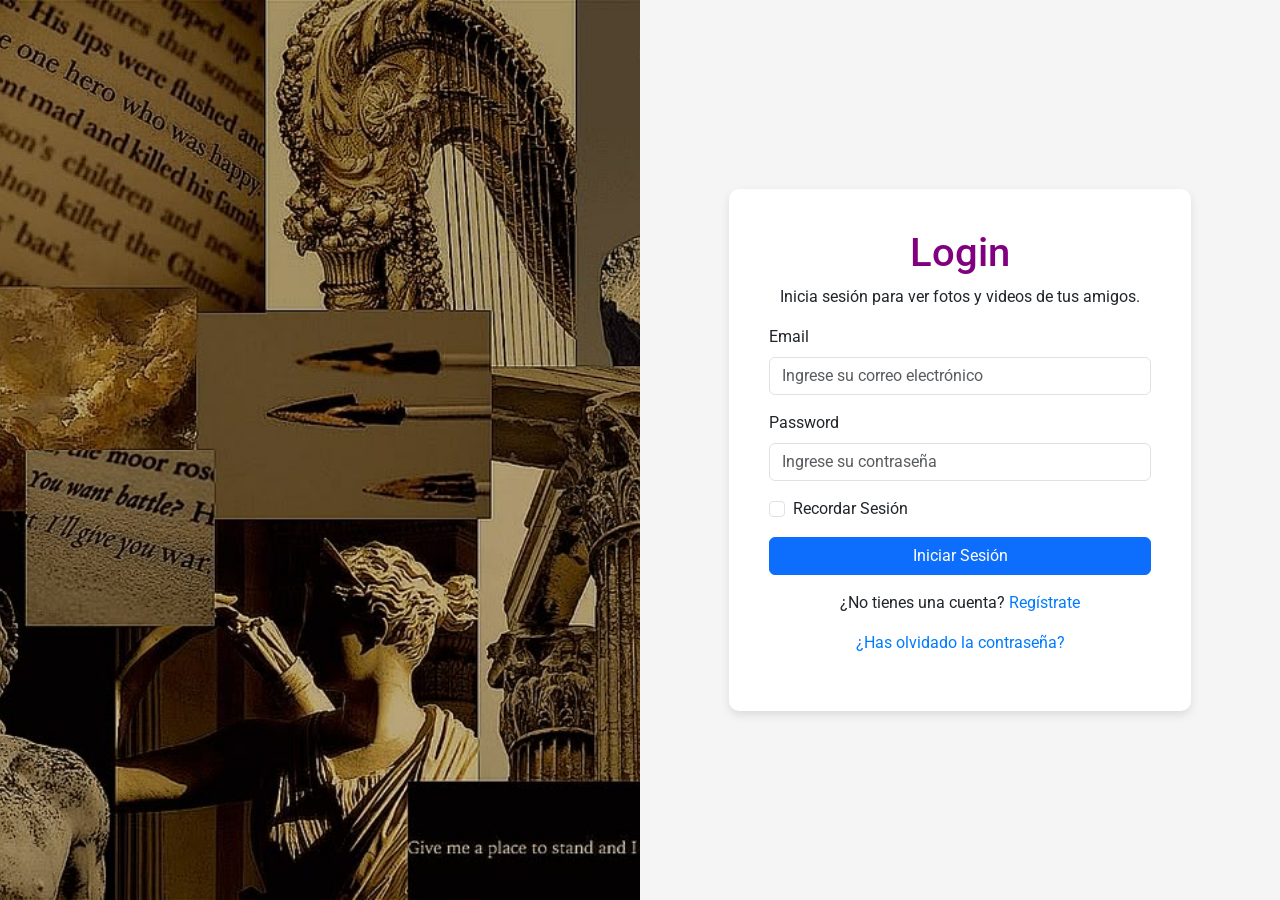
<file: index.html>
<!DOCTYPE html>
<html lang="en">
<head>
    <meta charset="UTF-8">
    <meta name="viewport" content="width=device-width, initial-scale=1.0">
    <title>Document</title>
</head>
<body>
    <script type="text/javascript">
        window.location.href = "login.html";
      </script>
      
</body>
</html>
</file>
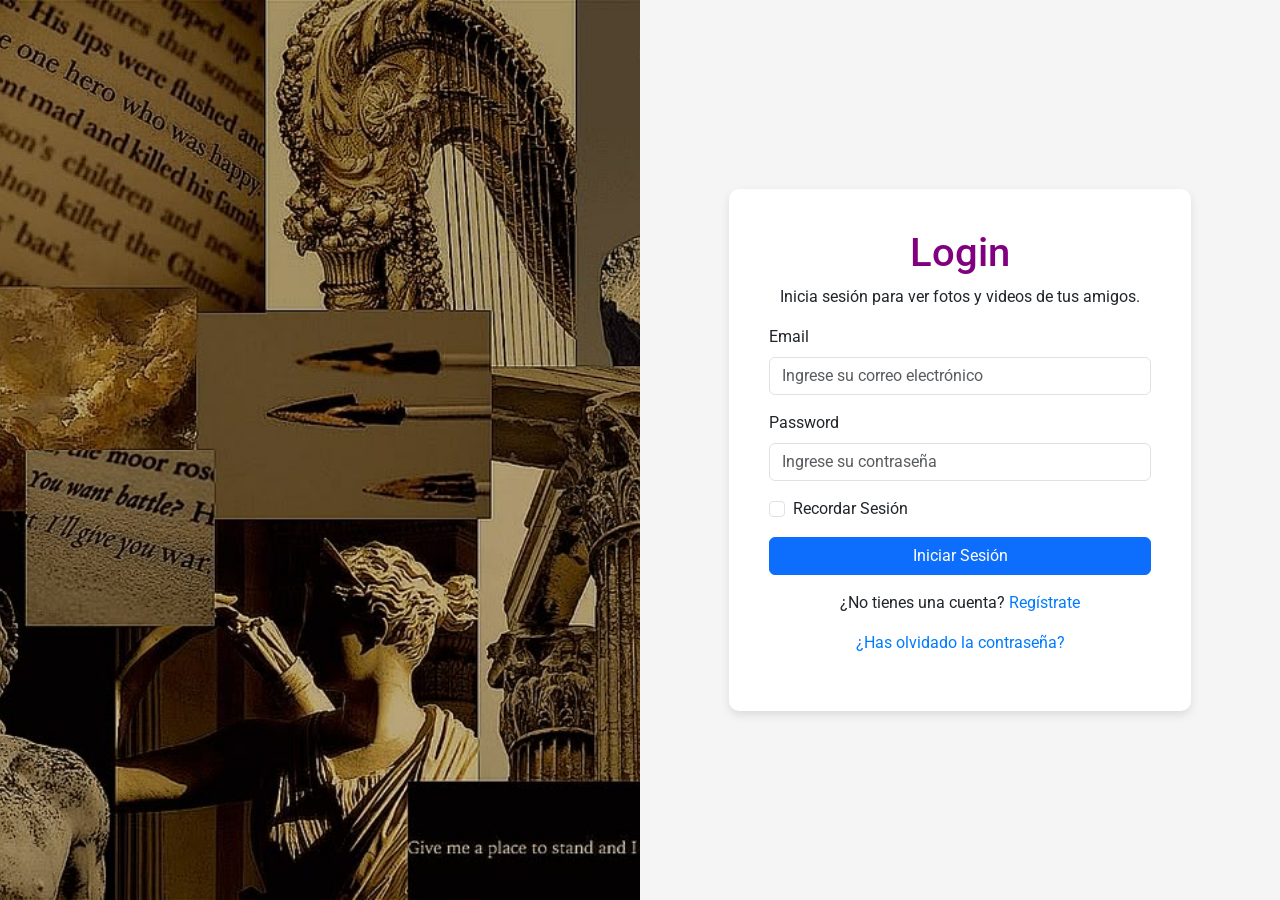
<file: login.html>
<!DOCTYPE html>
<html lang="en">
<head>
    <meta charset="UTF-8">
    <meta name="viewport" content="width=device-width, initial-scale=1.0">
    <title>Lumina - Login</title>
    <link href="https://cdn.jsdelivr.net/npm/bootstrap@5.3.0/dist/css/bootstrap.min.css" rel="stylesheet">
    <link href="https://fonts.googleapis.com/css2?family=Bebas+Neue&family=Roboto:wght@100;400;700&display=swap" rel="stylesheet">
    <script src="https://code.jquery.com/jquery-3.6.0.min.js"></script>
    <style>
        * {
            margin: 0;
            padding: 0;
            box-sizing: border-box;
        }

        body {
            font-family: 'Roboto', sans-serif;
            background-color: #f5f5f5;
            height: 100vh;
            display: flex;
            justify-content: center;
            align-items: center;
        }

        .container-fluid {
            height: 100vh;
        }

        .left-section {
            background-image: url('./img/fondo.jpg'); /* Asegúrate que esta ruta sea correcta */
            background-size: cover;
            background-position: center;
            height: 100%;
        }

        .form-container {
            background-color: #fff;
            padding: 40px;
            box-shadow: 0px 4px 10px rgba(0, 0, 0, 0.1);
            border-radius: 10px;
        }

        .logo {
            font-size: 2.5rem;
            color: purple;
            text-align: center;
        }

        .register2, .password {
            color: #007bff;
            text-decoration: none;
        }

        .register2:hover, .password:hover {
            text-decoration: underline;
        }
    </style>
</head>
<body>
    <div class="container-fluid">
        <div class="row h-100">
            <div class="col-md-6 left-section d-none d-md-block"></div>
            <div class="col-md-6 d-flex align-items-center justify-content-center">
                <div class="form-container w-75">
                    <h1 class="logo">Login</h1>
                    <p class="text-center">Inicia sesión para ver fotos y videos de tus amigos.</p>
                    <form id="loginForm">
                        <div class="mb-3">
                            <label for="email" class="form-label">Email</label>
                            <input type="email" id="loginEmail" class="form-control" placeholder="Ingrese su correo electrónico">
                        </div>

                        <div class="mb-3">
                            <label for="password" class="form-label">Password</label>
                            <input type="password" id="loginPassword" class="form-control" placeholder="Ingrese su contraseña">
                        </div>

                        <div class="mb-3 form-check">
                            <input type="checkbox" class="form-check-input" id="remember">
                            <label class="form-check-label" for="remember">Recordar Sesión</label>
                        </div>
                        <button type="submit" class="btn btn-primary w-100">Iniciar Sesión</button>
                        <p class="text-center mt-3">¿No tienes una cuenta? <a href="signup.html" class="register2">Regístrate</a></p>
                        <p class="text-center"><a href="password.html" class="password">¿Has olvidado la contraseña?</a></p>      
                    </form>
                </div>
            </div>
        </div>
    </div>

    <script>
        $(document).ready(function () {
            $("#loginForm").submit(function (e) {
                e.preventDefault();

                let email = $("#loginEmail").val();
                let password = $("#loginPassword").val();

                if (email === localStorage.getItem("userEmail") && password === localStorage.getItem("userPassword")) {
                    alert("Inicio de sesión exitoso.");
                    window.location.href = "timeline.html";
                } else {
                    alert("Correo o contraseña incorrectos.");
                }
            });
        });
    </script>
</body>
</html>
</file>
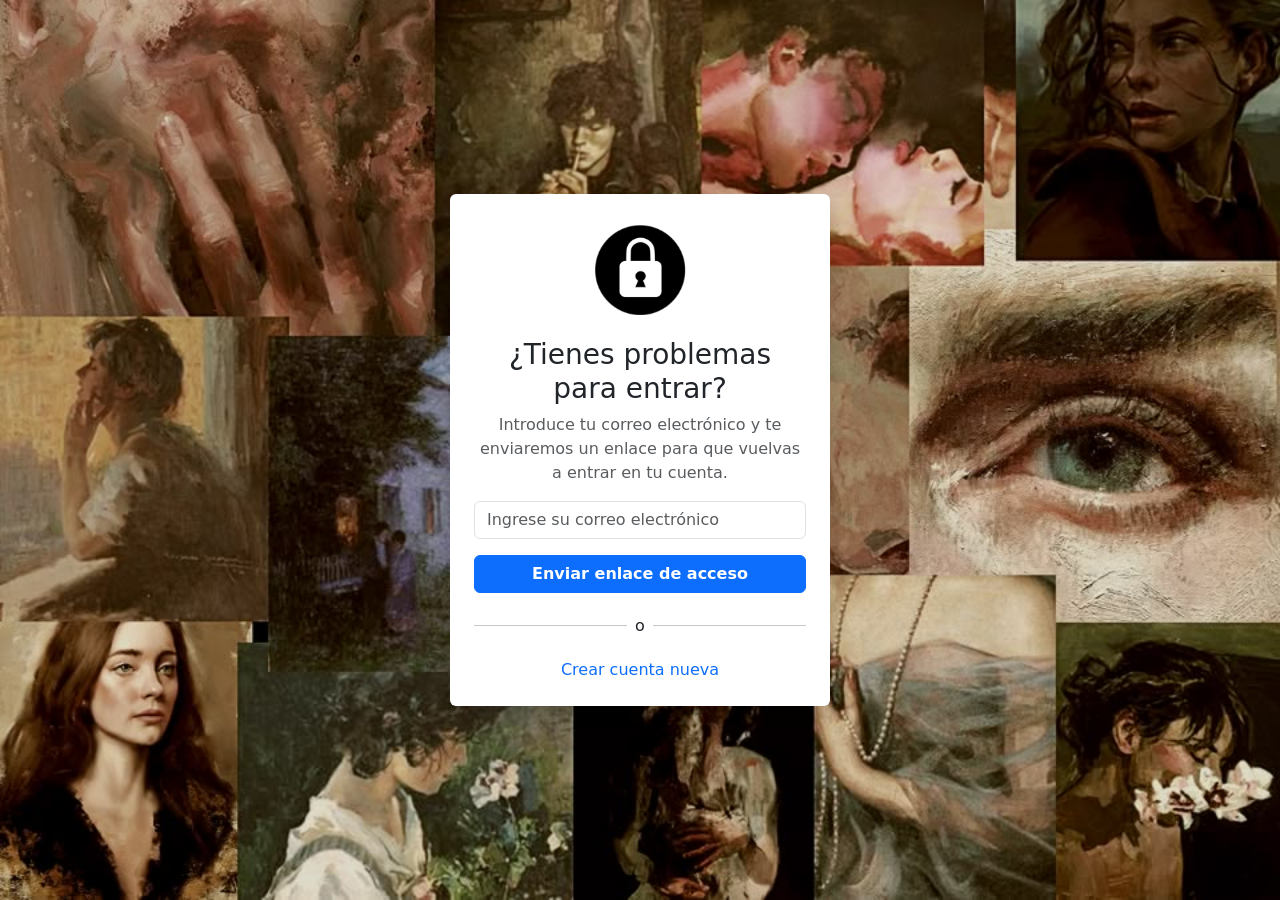
<file: password.html>
<!DOCTYPE html>
<html lang="en">
<head>
    <meta charset="UTF-8">
    <meta name="viewport" content="width=device-width, initial-scale=1.0">
    <title>Lumina - Change password</title>
    <link href="https://cdn.jsdelivr.net/npm/bootstrap@5.3.0/dist/css/bootstrap.min.css" rel="stylesheet">
</head>
<body class="d-flex align-items-center justify-content-center min-vh-100" style="background-image: url('./img/fondo2.jpg'); background-size: cover;"> <!-- Ruta ajustada -->
    
    <div class="container">
        <div class="row justify-content-center">
            <div class="col-md-6 col-lg-4 bg-white p-4 shadow rounded">
                <div class="text-center">
                    <img class="img-fluid mb-3" src="img/chain.png" alt="" style="width: 150px;">
                    <h1 class="h3">¿Tienes problemas para entrar?</h1>
                    <p class="text-muted">Introduce tu correo electrónico y te enviaremos un enlace para que vuelvas a entrar en tu cuenta.</p>
                </div>
                
                <form>
                    <div class="mb-3">
                        <input type="email" id="email" class="form-control" placeholder="Ingrese su correo electrónico" required>
                    </div>  

                    <div class="d-grid">
                        <a href="login.html" class="btn btn-primary fw-bold">Enviar enlace de acceso</a>
                    </div>
                </form>
                
                <div class="d-flex align-items-center my-3">
                    <hr class="flex-grow-1">
                    <span class="mx-2">o</span>
                    <hr class="flex-grow-1">
                </div>
                
                <div class="text-center">
                    <a href="signup.html" class="text-decoration-none">Crear cuenta nueva</a>
                </div>
            </div>
        </div>
    </div>

    <script src="https://cdn.jsdelivr.net/npm/bootstrap@5.3.0/dist/js/bootstrap.bundle.min.js"></script>
</body>
</html>
</file>
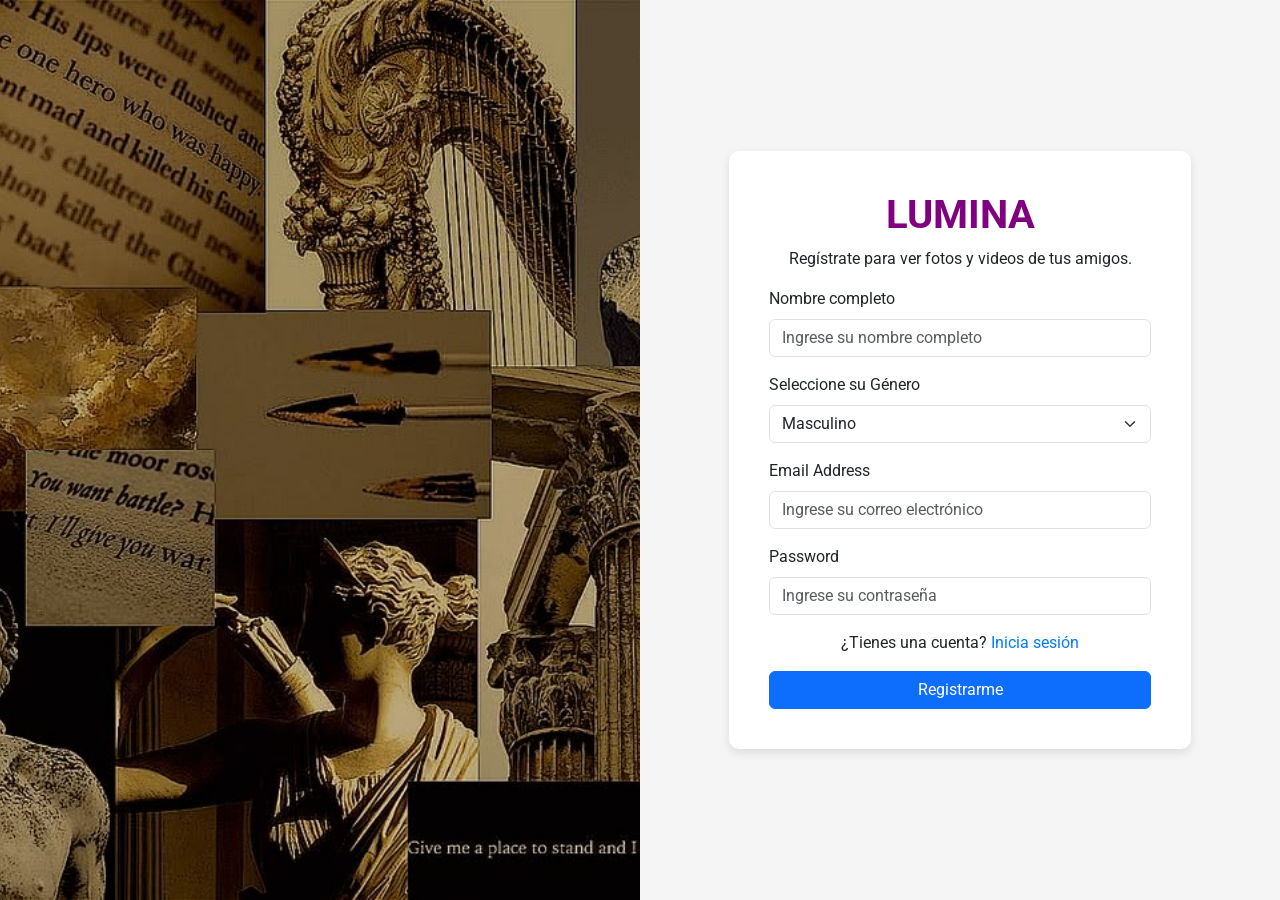
<file: signup.html>
<!DOCTYPE html>
<html lang="en">
<head>
    <meta charset="UTF-8">
    <meta name="viewport" content="width=device-width, initial-scale=1.0">
    <title>Signup</title>
    <link href="https://cdn.jsdelivr.net/npm/bootstrap@5.3.0/dist/css/bootstrap.min.css" rel="stylesheet">
    <link href="https://fonts.googleapis.com/css2?family=Bebas+Neue&family=Roboto:wght@100;400;700&display=swap" rel="stylesheet">
    <script src="https://code.jquery.com/jquery-3.6.0.min.js"></script>
    <style>
        * {
            margin: 0;
            padding: 0;
            box-sizing: border-box;
        }

        body {
            font-family: 'Roboto', sans-serif;
            background-color: #f5f5f5;
            height: 100vh;
            display: flex;
            justify-content: center;
            align-items: center;
        }

        .container-fluid {
            height: 100vh;
        }

        .left-section {
            background-image: url('./img/fondo.jpg'); /* Ruta ajustada */
            background-size: cover;
            background-position: center;
            height: 100%;
        }

        .form-container {
            background-color: #fff;
            padding: 40px;
            box-shadow: 0px 4px 10px rgba(0, 0, 0, 0.1);
            border-radius: 10px;
        }

        .logo {
            font-size: 2.5rem;
            color: purple;
            text-align: center;
            font-weight: bold;
        }

        .register2, .password {
            color: #007bff;
            text-decoration: none;
        }

        .register2:hover, .password:hover {
            text-decoration: underline;
        }
    </style>
</head>
<body>
    <div class="container-fluid">
        <div class="row h-100">
            <div class="col-md-6 left-section d-none d-md-block"></div>
            <div class="col-md-6 d-flex align-items-center justify-content-center">
                <div class="form-container w-75">
                    <h1 class="logo">LUMINA</h1>
                    <p class="text-center">Regístrate para ver fotos y videos de tus amigos.</p>
                    <form id="signupForm">
                        <div class="mb-3">
                            <label for="nombre" class="form-label">Nombre completo</label>
                            <input type="text" id="nombre" class="form-control" placeholder="Ingrese su nombre completo">
                        </div>

                        <div class="mb-3">
                            <label for="gener" class="form-label">Seleccione su Género</label>
                            <select class="form-select" id="gener" onchange="toggleOtherInput()">
                                <option value="masculino">Masculino</option>
                                <option value="femenino">Femenino</option>
                                <option value="aplica">No aplica</option>
                                <option value="no">Prefiero no decirlo</option>
                                <option value="otro">Otro</option>
                            </select>
                            <input type="text" id="other-input" class="form-control mt-2" placeholder="Especifique su género" style="display: none;">
                        </div>

                        <div class="mb-3">
                            <label for="email" class="form-label">Email Address</label>
                            <input type="email" id="email" class="form-control" placeholder="Ingrese su correo electrónico">
                        </div>

                        <div class="mb-3">
                            <label for="password" class="form-label">Password</label>
                            <input type="password" id="password" class="form-control" placeholder="Ingrese su contraseña">
                        </div>

                        <div class="text-center">
                            <p>¿Tienes una cuenta? <a href="login.html" class="register2">Inicia sesión</a></p>
                        </div>

                        <button type="submit" class="btn btn-primary w-100">Registrarme</button>
                    </form>
                </div>
            </div>
        </div>
    </div>

    <script>
        function toggleOtherInput() {
            const select = document.getElementById('gener');
            const otherInput = document.getElementById('other-input');
            otherInput.style.display = (select.value === 'otro') ? 'block' : 'none';
        }

        $(document).ready(function () {
            $("#signupForm").submit(function (e) {
                e.preventDefault();

                let email = $("#email").val();
                let password = $("#password").val();

                localStorage.setItem("userEmail", email);
                localStorage.setItem("userPassword", password);

                alert("Registro exitoso. Ahora inicia sesión.");
                window.location.href = "login.html";
            });
        });
    </script>

    <script src="https://cdn.jsdelivr.net/npm/bootstrap@5.3.0/dist/js/bootstrap.bundle.min.js"></script>
</body>
</html>
</file>
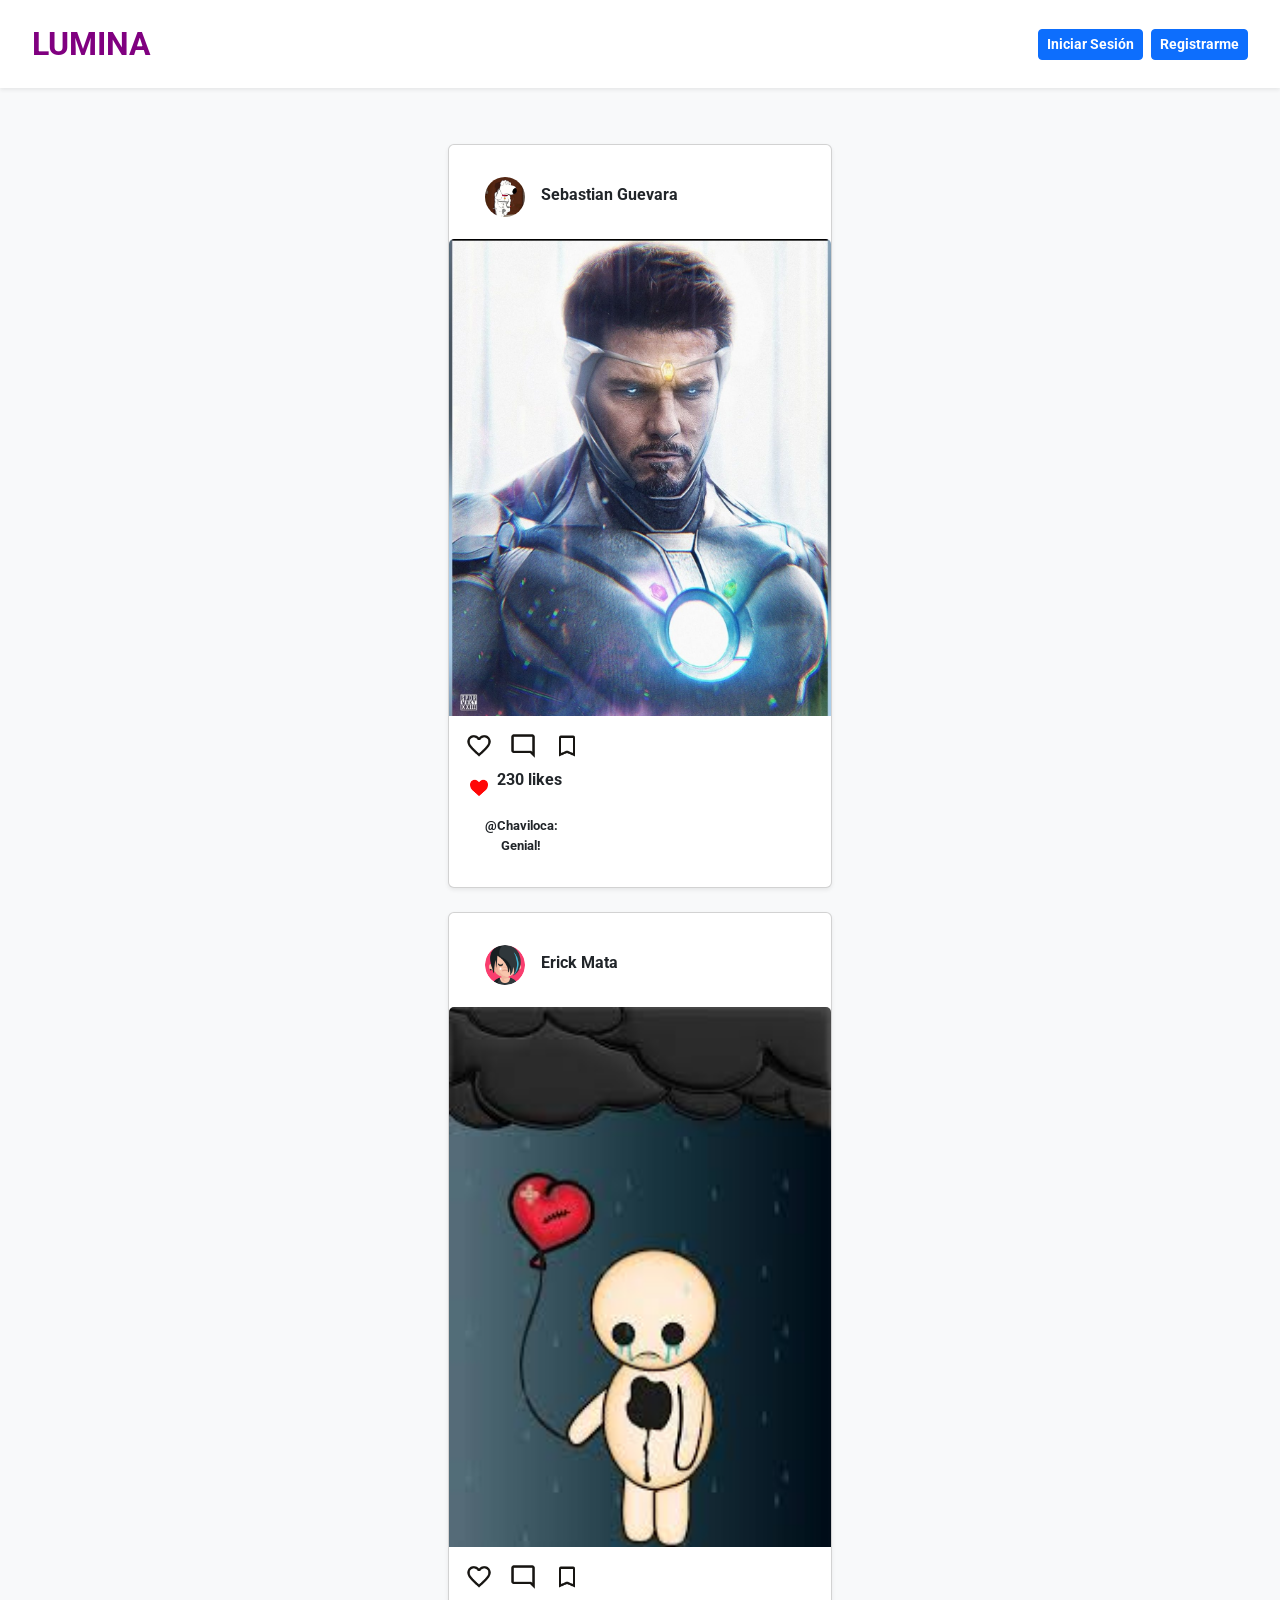
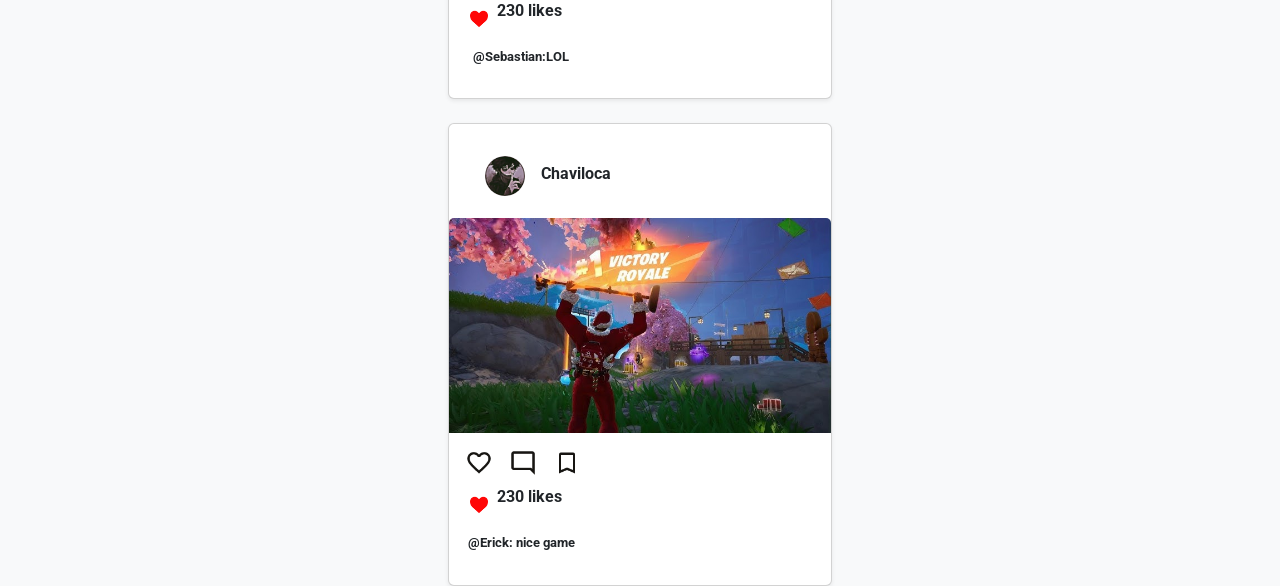
<file: timeline-public.html>
<!DOCTYPE html>
<html lang="en">
<head>
    <meta charset="UTF-8">
    <meta name="viewport" content="width=device-width, initial-scale=1.0">
    <title>Lumina</title>
    <link href="https://cdn.jsdelivr.net/npm/bootstrap@5.3.0-alpha1/dist/css/bootstrap.min.css" rel="stylesheet">
    <link rel="stylesheet" href="Css/timeline.css">
</head>
<body class="d-flex flex-column min-vh-100 bg-light">

    <nav class="navbar navbar-expand-lg navbar-light bg-white shadow-sm fixed-top">
        <div class="container-fluid">
            <a class="navbar-brand fs-2" href="timeline-public.html" style="color: purple; font-weight: bold;">LUMINA</a>
            <div class="d-flex">
                <div class="buttons-public d-flex">
                    <button class="btn btn-primary btn-sm me-2"><a href="login.html" class="text-decoration-none text-white fw-bold">Iniciar Sesión</a></button>
                    <button class="btn btn-primary btn-sm"><a href="signup.html" class="text-decoration-none text-white fw-bold">Registrarme</a></button>
                </div>
            </div>
        </div>
    </nav>

    <div class="cards-container d-flex flex-column align-items-center gap-4 mt-5 pt-5">
        <!-- Post I -->
        <br>
        <div class="card shadow-sm">
            <div class="user d-flex align-items-center gap-2 p-3">
                <img class="icon" src="img/photo.png" alt="">
                <p class="ms-2" style="margin-top: 12px;">Sebastian Guevara</p>
            </div>
            <img src="img/post.png" alt="Avatar" class="card-img-top">
            <div class="container p-3">
                <div class="icons-post d-flex gap-3">
                    <a href="#"><img class="icon-p" src="img/like.png" alt="like"></a>
                    <a href="#"><img class="icon-p" src="img/comment.png" alt="comment"></a>
                    <a href="#"><img class="icon-p" src="img/bookmark.png" alt="bookmark"></a>
                </div>
                <div class="total-likes d-flex align-items-center gap-2 mt-2">
                    <img class="like-total" src="img/heart.png" alt="">
                    <p>230 likes</p>
                </div>
                <div class="commentaries mt-2">
                    <p class="comment">@Chaviloca: Genial!</p>
                </div>
            </div>
        </div>

        <!-- Post II -->
        <div class="card shadow-sm">
            <div class="user d-flex align-items-center gap-2 p-3">
                <img class="icon" src="profile/icon.png" alt="">
                <p class="ms-2" style="margin-top: 12px;">Erick Mata</p>
            </div>
            <img src="img/post3.png" alt="Avatar" class="card-img-top">
            <div class="container p-3">
                <div class="icons-post d-flex gap-3">
                    <a href="#"><img class="icon-p" src="img/like.png" alt="like"></a>
                    <a href="#"><img class="icon-p" src="img/comment.png" alt="comment"></a>
                    <a href="#"><img class="icon-p" src="img/bookmark.png" alt="bookmark"></a>
                </div>
                <div class="total-likes d-flex align-items-center gap-2 mt-2">
                    <img class="like-total" src="img/heart.png" alt="">
                    <p>230 likes</p>
                </div>
                <div class="commentaries mt-2">
                    <p class="comment">@Sebastian:LOL</p>
                </div>
            </div>
        </div>  

        <!-- Post III -->
        <div class="card shadow-sm">
            <div class="user d-flex align-items-center gap-2 p-3">
                <img class="icon" src="profile/icon2.png" alt="">
                <p class="ms-2" style="margin-top: 12px;">Chaviloca</p>
            </div>
            <img src="img/post4.png" alt="Avatar" class="card-img-top">
            <div class="container p-3">
                <div class="icons-post d-flex gap-3">
                    <a href="#"><img class="icon-p" src="img/like.png" alt="like"></a>
                    <a href="#"><img class="icon-p" src="img/comment.png" alt="comment"></a>
                    <a href="#"><img class="icon-p" src="img/bookmark.png" alt="bookmark"></a>
                </div>
                <div class="total-likes d-flex align-items-center gap-2 mt-2">
                    <img class="like-total" src="img/heart.png" alt="">
                    <p>230 likes</p>
                </div>
                <div class="commentaries mt-2">
                    <p class="comment">@Erick: nice game</p>
                </div>
            </div>
        </div> 
    </div>

    <script src="https://cdn.jsdelivr.net/npm/bootstrap@5.3.0-alpha1/dist/js/bootstrap.bundle.min.js"></script>
</body>
</html>
</file>
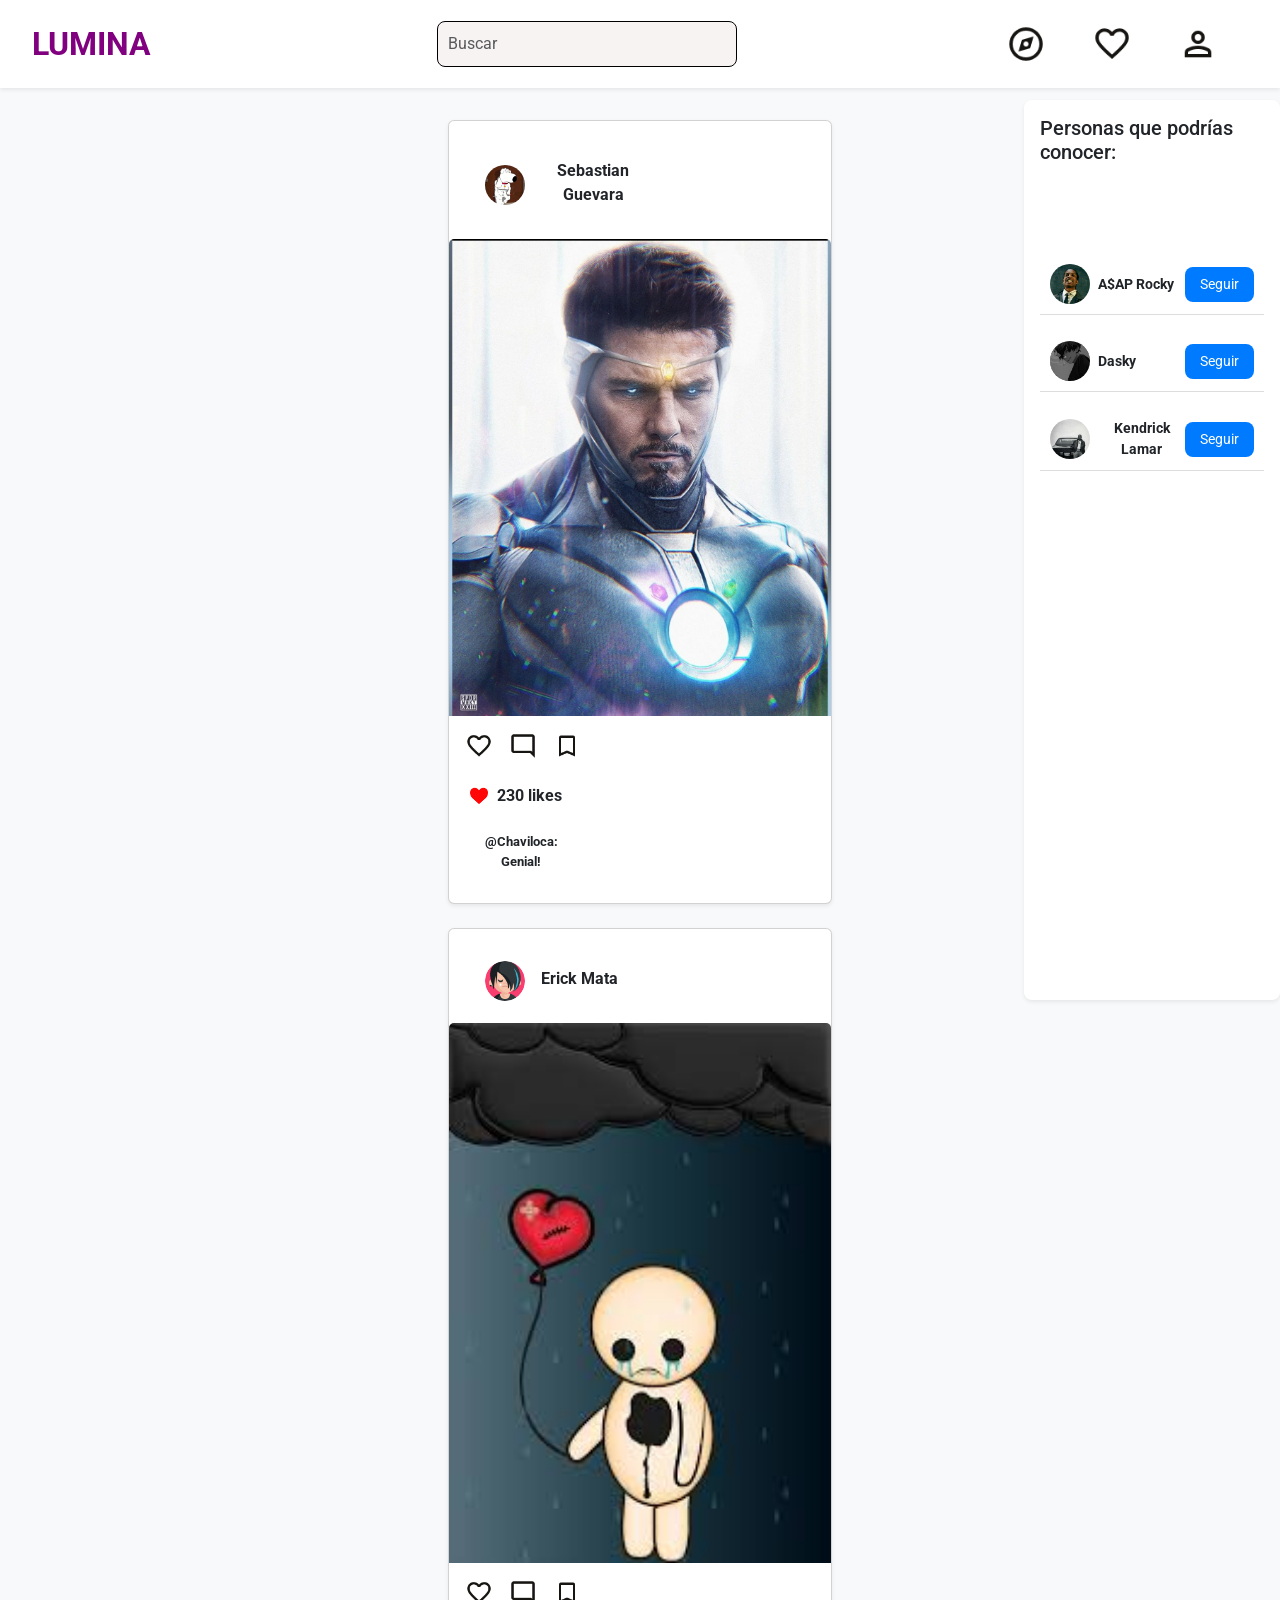
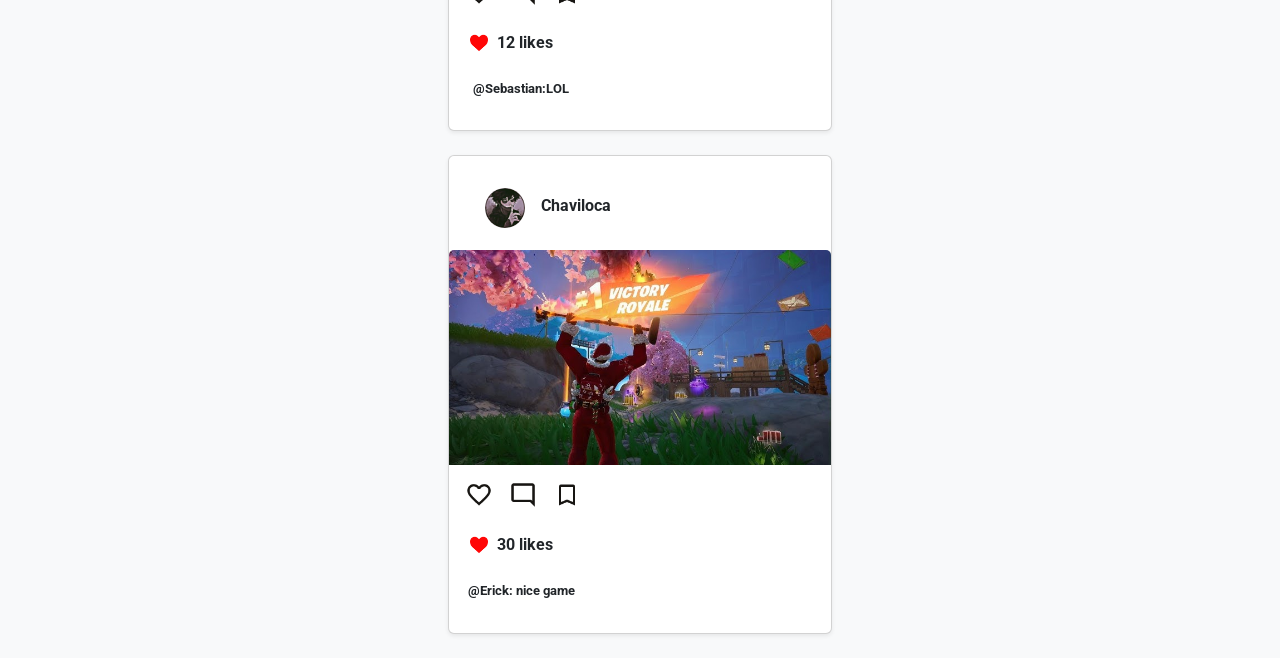
<file: timeline.html>
<!DOCTYPE html>
<html lang="en">
<head>
    <meta charset="UTF-8">
    <meta name="viewport" content="width=device-width, initial-scale=1.0">
    <title>Lumina</title>
    <link href="https://cdn.jsdelivr.net/npm/bootstrap@5.3.0-alpha1/dist/css/bootstrap.min.css" rel="stylesheet">
    <link rel="stylesheet" href="Css/timeline.css">
</head>
<body class="d-flex flex-column min-vh-100 bg-light">

    <br>
    <nav class="navbar navbar-expand-lg navbar-light bg-white shadow-sm fixed-top">
        <div class="container-fluid">
            <a class="navbar-brand fs-2" href="timeline.html" style="color: purple; font-weight: bold;">LUMINA</a>
            <div class="d-flex justify-content-center w-100">
                <input class="search form-control w-30" type="search" name="search" placeholder="Buscar">
            </div>
            <div class="icons d-flex">
                <a href="#" class="me-3"><img class="explore" src="img/explore.png" alt="explore"></a>
                <a href="#" class="me-3"><img class="like" src="img/like.png" alt="like"></a>
                <a href="profile.html"><img class="profile" src="img/profile.png" alt="profile"></a>
            </div>
        </div>
    </nav>

    <div class="recommendations position-fixed top-0 end-0 z-index-1 bg-white shadow-sm rounded-3 p-3" style="width: 20%; height: 100vh; margin-top: 100px;">
        <h3 class="fs-5 mb-3">Personas que podrías conocer:</h3>
        <div class="recomendation-content">
            <div class="user-wrapper d-flex justify-content-between mb-3">
                <div class="users d-flex align-items-center gap-2">
                    <img class="icon" src="profile/icon5.png" alt="">
                    <p>A$AP Rocky</p>
                </div>
                <button class="follow-btn btn btn-primary btn-sm">Seguir</button>
            </div>
            <div class="user-wrapper d-flex justify-content-between mb-3">
                <div class="users d-flex align-items-center gap-2">
                    <img class="icon" src="profile/icon3.png" alt="">
                    <p>Dasky</p>
                </div>
                <button class="follow-btn btn btn-primary btn-sm">Seguir</button>
            </div>
            <div class="user-wrapper d-flex justify-content-between mb-3">
                <div class="users d-flex align-items-center gap-2">
                    <img class="icon" src="profile/icon4.png" alt="">
                    <p>Kendrick Lamar</p>
                </div>
                <button class="follow-btn btn btn-primary btn-sm">Seguir</button>
            </div>
        </div>
    </div>

    <div class="cards-container d-flex flex-column align-items-center gap-4 mt-5 pt-5">
        <!-- Post I -->
        <div class="card shadow-sm">
            <div class="user d-flex align-items-center gap-2 p-3">
                <a href="profile.html"><img class="icon" src="img/photo.png" alt=""></a>
                <p class="ms-2" style="margin-top: 12px; margin-right: 170px;">Sebastian Guevara</p>
            </div>
            <img src="img/post.png" alt="Avatar" class="card-img-top">
            <div class="container p-3">
                <div class="icons-post d-flex gap-3">
                    <a href="#"><img class="icon-p" src="img/like.png" alt="like"></a>
                    <a href="#"><img class="icon-p" src="img/comment.png" alt="comment"></a>
                    <a href="#"><img class="icon-p" src="img/bookmark.png" alt="bookmark"></a>
                </div>
                <div class="total-likes d-flex align-items-center gap-2 mt-2">
                    <img class="like-total" src="img/heart.png" alt="">
                    <p style="margin-top: 16px;">230 likes</p>
                </div>
                <div class="commentaries mt-2">
                    <p class="comment">@Chaviloca: Genial!</p>
                </div>
            </div>
        </div>  

        <!-- Post II -->
        <div class="card shadow-sm">
            <div class="user d-flex align-items-center gap-2 p-3">
                <img class="icon" src="profile/icon.png" alt="">
                <p class="ms-2" style="margin-top: 12px; margin-right: 170px;">Erick Mata</p>
            </div>
            <img src="img/post3.png" alt="Avatar" class="card-img-top">
            <div class="container p-3">
                <div class="icons-post d-flex gap-3">
                    <a href="#"><img class="icon-p" src="img/like.png" alt="like"></a>
                    <a href="#"><img class="icon-p" src="img/comment.png" alt="comment"></a>
                    <a href="#"><img class="icon-p" src="img/bookmark.png" alt="bookmark"></a>
                </div>
                <div class="total-likes d-flex align-items-center gap-2 mt-2">
                    <img class="like-total" src="img/heart.png" alt="">
                    <p style="margin-top: 16px;">12 likes</p>
                </div>
                <div class="commentaries mt-2">
                    <p class="comment">@Sebastian:LOL</p>
                </div>
            </div>
        </div>  

        <!-- Post III -->        
        <div class="card shadow-sm">
            <div class="user d-flex align-items-center gap-2 p-3">
                <img class="icon" src="profile/icon2.png" alt="">
                <p class="ms-2" style="margin-top: 12px; margin-right: 170px;">Chaviloca</p>
            </div>
            <img src="img/post4.png" alt="Avatar" class="card-img-top">
            <div class="container p-3">
                <div class="icons-post d-flex gap-3">
                    <a href="#"><img class="icon-p" src="img/like.png" alt="like"></a>
                    <a href="#"><img class="icon-p" src="img/comment.png" alt="comment"></a>
                    <a href="#"><img class="icon-p" src="img/bookmark.png" alt="bookmark"></a>
                </div>
                <div class="total-likes d-flex align-items-center gap-2 mt-2">
                    <img class="like-total" src="img/heart.png" alt="">
                    <p style="margin-top: 16px;">30 likes</p>
                </div>
                <div class="commentaries mt-2">
                    <p class="comment">@Erick: nice game</p>
                </div>
            </div>
        </div> 
    </div>
    <br>

    <script src="https://cdn.jsdelivr.net/npm/bootstrap@5.3.0-alpha1/dist/js/bootstrap.bundle.min.js"></script>
</body>
</html>
</file>
<file: Css/timeline.css>
@import url('https://fonts.googleapis.com/css2?family=Bebas+Neue&family=Roboto:ital,wght@0,100..900;1,100..900&display=swap');

*{
    margin: 0;
    padding: 0;
    box-sizing: border-box;
}

body{
    font-family: 'Roboto', sans-serif;
    display: flex;
    flex-direction: column; 
    min-height: 100vh;
    background-color: #f5f5f5;
}

.left-section{
    width: 120%;
    background-image: url("/img/fondo.jpg");
}

.form-container{
    width: 50%;
    background-color: #fff;
    display: flex;
    flex-direction: column;
    justify-content: center;
    padding: 40px;
    box-shadow: -4px 0 8px rgba(0, 0, 0, 0.1);
}

.logo{
    font-size: 2.5rem;
    color: purple;
    margin-bottom: 1.5rem;
    text-align: center;
}

h1{
    font-size: 2.5rem;
    color: black;
    margin-bottom: 1.5rem;
    text-align: center;
}

p{
    font-weight: bold;
    text-align: center;
    margin-bottom: 1rem;
}


/* profile */

.navbar {
    display: flex;
    justify-content: space-between;
    align-items: center;
    padding: 15px 20px;
    width: 100%;
    background-color: white;
    box-shadow: 0 2px 4px rgba(0, 0, 0, 0.1);
    position: fixed;
    top: 0;
}

.logo-2{
    font-size: 2rem;
    color: purple;
    margin-bottom: 1.5rem;
    text-align: center;
}

.search{
    display: flex;
    align-items: center;
    width: 300px;
    padding: 10px;
    font-size: 16px;
    border: 1px solid black;
    background-color: rgb(247, 243, 243);
    border-radius: 8px;
    transition: border-color 0.3s ease;
}

.like, .profile, .explore{
    width: 40px;
    filter: invert(100%);
    margin-right: 30px;
    cursor: pointer;
}

.content {
    display: flex;
    align-items: center;  
    justify-content: center;
    gap: 30px;  
    margin-top: 90px;  /* Espacio entre la navbar y el contenido */
    padding: 20px;
}

.img-profile{
    width: 200px;
    height: 200px;
    border-radius: 50%;
    object-fit: cover;
}

.information {
    display: flex;
    flex-direction: column;
    justify-content: center;
}

.information h2 {
    font-size: 1.8rem;
    color: black;
    margin: 0;
}

.button-group {
    margin-top: 10px;
    display: flex;
    gap: 10px;
}

.button-profile {
    font-weight: bold;
    background-color: rgb(218, 215, 215);
    padding: 10px 15px;
    border: none;
    border-radius: 8px;
    cursor: pointer;
    text-align: center;
    transition: background-color 0.3s ease;
}

.button-profile:hover {
    background-color: #ccc;
}

.data-follow{
    display: flex;
    margin-top: 20px;
    gap: 20px;
}

.description{
    margin-top: 10px;
}

.cards-container{
    display: flex;
    align-items: center;
    flex-direction: column; 
    justify-content: center;
    text-align: center;
    gap: 20px ;
    margin-top: 8%;
}

.card {
    box-shadow: 0 4px 8px 0 rgba(0,0,0,0.2);
    transition: 0.3s;
    width: 30%;
}
  
.card:hover {
    box-shadow: 0 8px 16px 0 rgba(0,0,0,0.2);
}
  
.container {
    padding: 2px 16px;
}

.name{
    margin-left: 12px;
}

.icons-post{
    display: flex;
    gap: 10px;
    filter: invert(100%);
}

.icon-p{
    width: 28px;
}

.total-likes{
    display: flex;
    gap: 20px;
    margin-left: 4px;
}

.total-likes{
    display: flex;
    gap: 10px;
}

.like-total{
    width: 20px;
    height: 20px;
}

hr{
    width: 90%;
    margin: 10px auto;
    border: 1px solid #ccc;
}

.btn-pulbic{
    font-weight: bold;
    padding: 10px;
    background-color: #007bff;
    color: white;
    border-radius: 8px;
    border: none;
    cursor: pointer;
    transition: background-color 0.3s ease;
}

.btn-pulbic:hover{
    background-color: #0056b3;
}   

.commentaries{
    display: flex;
    flex-direction: column;

}

.comment{
    font-size: 13px;
    align-items: self-start;
    margin-right: 68%;
}

.icon{
    width: 40px;
    height: 40px;
    border-radius: 50%;
    object-fit: cover;
}

.user{
    margin-top: 10px;
    display: flex;
    margin-left: 20px;
    gap: 10px;
}

.recommendations {
    position: fixed;
    z-index: -1;
    right: 0;
    top: 0;
    background-color: white;
    box-shadow: 0 4px 8px rgba(0, 0, 0, 0.2);
    padding: 15px;
    width: 20%;
    height: 100vh;
    border-radius: 8px;
}

.recommendations h3 {
    font-size: 1.2rem;
    margin-bottom: 10px;
}

.recomendation-content {
    margin-top: 90px;
}

.user-wrapper {
    display: flex;
    align-items: center;
    justify-content: space-between;
    margin-bottom: 15px;
    padding: 10px;
    border-bottom: 1px solid #ddd;
}

.users {
    display: flex;
    align-items: center;
    gap: 10px;
}

.users p {
    margin: 0;
    font-size: 14px;
    font-weight: bold;
}

.follow-btn {
    border: none;
    background-color: #007bff;
    color: white;
    padding: 7px 15px;
    border-radius: 8px;
    cursor: pointer;
}

.follow-btn:hover {
    background-color: #0056b3;
}
</file>
